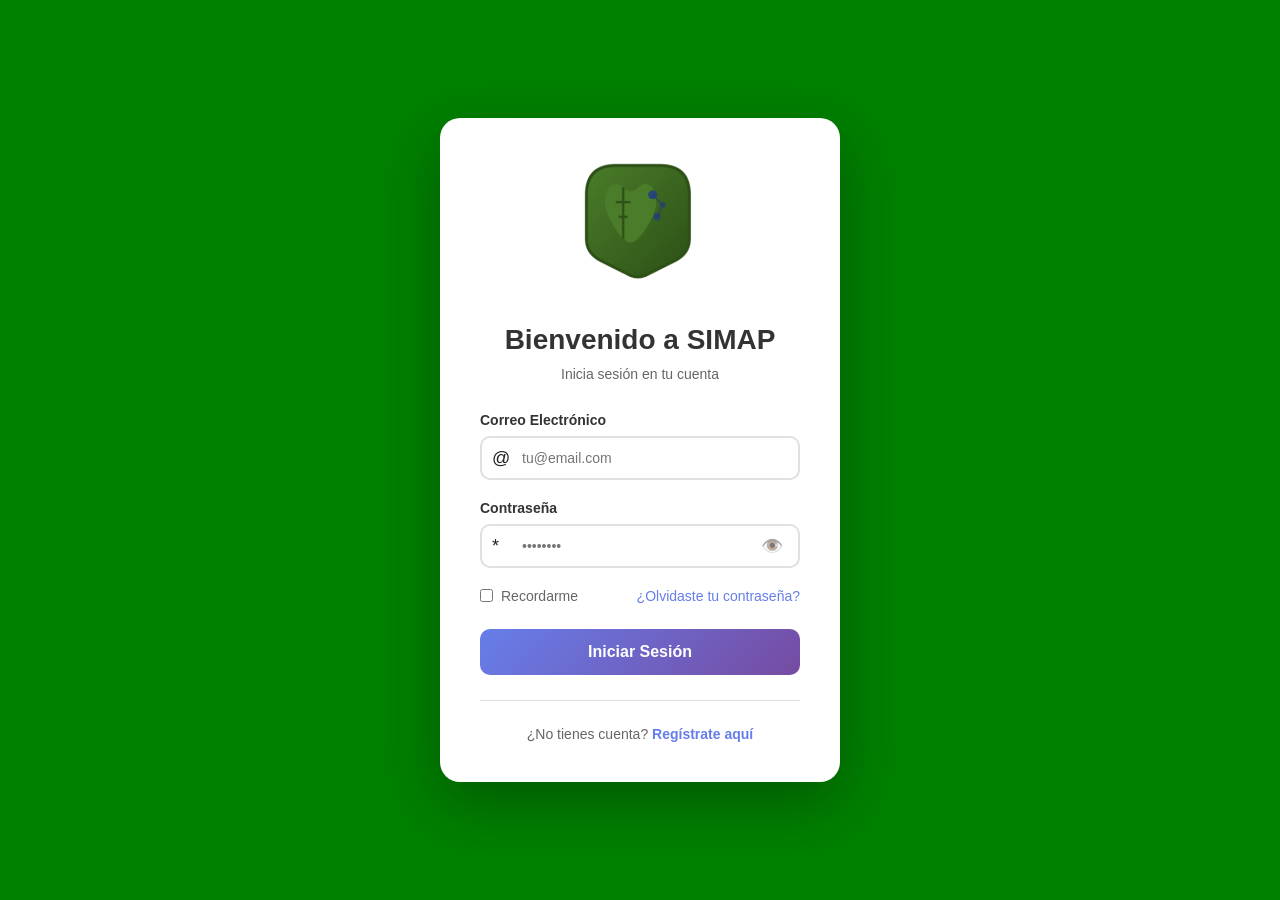
<file: public/index.html>
<!DOCTYPE html>
<html lang="es">
<head>
    <meta charset="UTF-8">
    <meta name="viewport" content="width=device-width, initial-scale=1.0">
    <title>Sistema de Login - SIMAP</title>
    <link rel="stylesheet" href="/public/assets/styles/styles.css">
    <link rel="stylesheet" href="/public/assets/styles/AnalisisAmbiental.css">
    <link rel="stylesheet" href="/public/assets/styles/comunidad.css">
    <link rel="stylesheet" href="/public/assets/styles/sistemaAlertas.css">
    <link rel="stylesheet" href="/public/assets/styles/GestionOperativa.css">
</head>
<body>
    <div id="loginSection">
        <div class="login-container">
            <div class="logo-container">
                <img src="/public/images/lgo.PNG" alt="Logo SIMAP" id="loginLogo">
             
            </div>

            <div class="login-header">
                <h1>Bienvenido a SIMAP</h1>
                <p>Inicia sesión en tu cuenta</p>
            </div>

            <form id="loginForm">
                <div class="form-group">
                    <label for="email">Correo Electrónico</label>
                    <div class="input-wrapper">
                        <input 
                            type="email" 
                            id="email" 
                            class="form-input" 
                            placeholder="tu@email.com"
                            required
                        >
                        <span class="input-icon">@</span>
                    </div>
                </div>

                <div class="form-group">
                    <label for="password">Contraseña</label>
                    <div class="input-wrapper">
                        <input 
                            type="password" 
                            id="password" 
                            class="form-input" 
                            placeholder="••••••••"
                            required
                        >
                        <span class="input-icon">*</span>
                        <button type="button" class="toggle-password" id="togglePassword">
                            👁️
                        </button>
                    </div>
                </div>

                <div class="form-options">
                    <label class="checkbox-label">
                        <input type="checkbox" id="remember">
                        <span>Recordarme</span>
                    </label>
                    <a href="#" class="forgot-password">¿Olvidaste tu contraseña?</a>
                </div>

                <button type="submit" class="btn-login">Iniciar Sesión</button>

                <div class="alert" id="alert"></div>
            </form>

            <div class="register-link">
                <p>¿No tienes cuenta? <a href="#">Regístrate aquí</a></p>
            </div>
        </div>
    </div>

    <div id="dashboardSection" class="hidden">
        <header class="dashboard-header">
            <div class="header-content">
                <h1>SIMAP</h1>
                <div class="user-info">
                    <span id="userEmail">usuario@email.com</span>
                    <button id="logoutBtn" class="btn-logout">Cerrar Sesión</button>
                </div>
            </div>
        </header>

        <div id="dashboardHome">
            <main class="dashboard-main">
                <div class="welcome-section">
                    <h2>¡Bienvenido a SIMAP👋</h2>
                    <p>Has iniciado sesión correctamente</p>
                </div>

                <div class="cards-grid">
                    <div class="card" data-section="sistema-alertas">
                        <div class="card-icon">🚨</div>
                        <h3>SISTEMA DE ALERTAS</h3>
                        <p>Ver alertas del sistema</p>
                    </div>

                    <div class="card" data-section="gestion">
                        <div class="card-icon">📁</div>
                        <h3>Gestión Operativa</h3>
                        <p>Gestión de operaciones</p>
                    </div>

                    <div class="card" data-section="analisis">
                        <div class="card-icon">⚙️</div>
                        <h3>Análisis Ambiental</h3>
                        <p>Análisis del ambiente</p>
                    </div>

                    <div class="card" data-section="investigacion">
                        <div class="card-icon">🔬</div>
                        <h3>Investigación Avanzada</h3>
                        <p>Investigación científica</p>
                    </div>

                    <div class="card" data-section="comunidad">
                        <div class="card-icon">👥</div>
                        <h3>Comunidad</h3>
                        <p>Gestión comunitaria</p>
                    </div>
                </div>
            </main>
        </div>

        <div id="sistemaAlertasSection" class="hidden section-content">
            <button class="btn-back">← Volver al Dashboard</button>
            <div class="content-box">
                <h2>🚨 Sistema de Alertas</h2>
                <div class="sistema-alertas-container">
                    <p>Visualiza y gestiona las alertas en tiempo real generadas por el sistema de monitoreo.</p>
                    
                    <div class="mapa-alertas">
                        Mapa Interactivo de Puntos de Alerta (Puno)
                    </div>
                    
                    <h3>Filtros de Búsqueda</h3>
                    <div class="filtro-alertas">
                        <select>
                            <option>Región: Puno</option>
                            <option>Región: Madre de Dios</option>
                            <option>Región: Loreto</option>
                        </select>
                        <select>
                            <option>Tipo de Alerta: Deforestación</option>
                            <option>Tipo de Alerta: Incendio</option>
                            <option>Tipo de Alerta: Actividad Humana</option>
                        </select>
                        <select>
                            <option>Prioridad: Todas</option>
                            <option>Prioridad: Alta</option>
                            <option>Prioridad: Media</option>
                            <option>Prioridad: Baja</option>
                        </select>
                    </div>
                    
                    <h3>Alertas Activas (7)</h3>
                    <div class="alertas-grid">
                        
                        <div class="alerta-card roja">
                            <h3>⚠️ Alerta de Deforestación</h3>
                            <p>Coordenadas: -14.56, -70.89</p>
                            <p>Fecha/Hora: 2025-11-24 09:30 AM</p>
                            <p>Área Impactada: 1.2 Ha</p>
                            <span class="tag alta">Prioridad Alta</span>
                        </div>
                        
                        <div class="alerta-card amarilla">
                            <h3>🔥 Riesgo de Incendio</h3>
                            <p>Coordenadas: -14.40, -70.75</p>
                            <p>Fecha/Hora: 2025-11-23 04:00 PM</p>
                            <p>Índice Térmico: 0.85</p>
                            <span class="tag media">Prioridad Media</span>
                        </div>
                        
                        <div class="alerta-card roja">
                            <h3>👤 Actividad Ilegal Detectada</h3>
                            <p>Coordenadas: -14.62, -70.95</p>
                            <p>Fecha/Hora: 2025-11-24 10:15 AM</p>
                            <p>Fuente: Sensor Acústico/IoT</p>
                            <span class="tag alta">Prioridad Alta</span>
                        </div>

                         <div class="alerta-card verde">
                            <h3>🌱 Alerta de Recuperación NDVI</h3>
                            <p>Coordenadas: -14.35, -70.60</p>
                            <p>Fecha/Hora: 2025-11-22 08:00 AM</p>
                            <p>Detalle: +0.05 en NDVI</p>
                            <span class="tag baja">Prioridad Baja</span>
                        </div>
                        
                    </div>
                </div>
                </div>
        </div>


<div id="gestionSection" class="hidden section-content">
            <button class="btn-back">← Volver al Dashboard</button>
            <div class="content-box gestion-layout">
                <h2>📁 Gestión Operativa</h2>
                
                <div class="sidebar">
                    <h2>MÓDULOS OPERATIVOS</h2>

                    <a href="#panel" class="active" data-target="panel">Panel de Control</a>
                    <a href="#patrullas" data-target="patrullas">Gestión de Patrullas</a>
                    <a href="#reportes" data-target="reportes">Reportes y Documentación</a>
                    <a href="#emergencias" data-target="emergencias">Emergencias</a>
                </div>

                <main class="content">
                    <h2 id="titulo">Panel de Control Operativo</h2>

                    <section id="panel">
                        <h3>📊 Panel de Control</h3>
                        <p>Visualización de KPIs principales, estadísticas operativas y gráficos de tendencias.</p>
                        <ul>
                            <li>KPIs principales</li>
                            <li>Estadísticas operativas</li>
                            <li>Gráficos de tendencias</li>
                            <li>Calendario de operaciones</li>
                        </ul>
                    </section>

                    <section id="patrullas" hidden>
                        <h3>🗺️ Gestión de Patrullas</h3>
                        <p>Monitoreo en tiempo real de unidades en campo y asignación de tareas.</p>
                        <ul>
                            <li>Mapa con ubicación de unidades</li>
                            <li>Tabla de estado de patrullas</li>
                            <li>Asignación de misiones</li>
                            <li>Historial de patrullajes</li>
                        </ul>
                    </section>

                    <section id="reportes" hidden>
                        <h3>📄 Reportes y Documentación</h3>
                        <p>Herramientas para la generación de reportes y acceso a la biblioteca de documentos.</p>
                        <ul>
                            <li>Generador de reportes</li>
                            <li>Biblioteca de documentos</li>
                            <li>Exportar datos</li>
                            <li>Bitácora digital</li>
                        </ul>
                    </section>

                    <section id="emergencias" hidden>
                        <h3>⚠️ Emergencias</h3>
                        <p>Acceso rápido a protocolos de emergencia y contactos clave.</p>
                        <ul>
                            <li>Botón de pánico</li>
                            <li>Protocolos activos</li>
                            <li>Planes de evacuación</li>
                            <li>Contactos de emergencia</li>
                        </ul>
                    </section>
                </main>
                </div>
        </div>


        
        

        <div id="analisisSection" class="hidden section-content">
            <button class="btn-back">← Volver al Dashboard</button>
            <div class="content-box">
                <h2>⚙️ Análisis Ambiental</h2>
               <section class="AnalisisAmbiental">
    <div class="container">
        <div class="page-header">
            <h2>Módulo de Investigación Científica</h2>
            <p>Herramientas avanzadas para análisis ambiental y conservación</p>
        </div>

        <div class="metrics">
            <div class="metric-card">
                <h3>Áreas Monitoreadas</h3>
                <div class="metric-value">76</div>
            </div>
            <div class="metric-card">
                <h3>Alertas Activas</h3>
                <div class="metric-value">12</div>
            </div>
            <div class="metric-card">
                <h3>Datasets Disponibles</h3>
                <div class="metric-value">248</div>
            </div>
        </div>
            <div class="main-content">
                <h3>INV_DATA - Gestión de Datos de Investigación</h3>
                <p>Acceda a datasets ambientales, imágenes satelitales y herramientas de procesamiento para sus investigaciones.</p>
                
                <div class="map-container">
                    <div class="map-placeholder">
                        MAPA INTERACTIVO - Visualización de Áreas Protegidas y Datos Ambientales
                    </div>
                    <div class="map-controls">
                        <h4>Capas de Información</h4>
                        <div class="layer-control">
                            <label>
                                <input type="checkbox" checked> Deforestación
                            </label>
                        </div>
                        <div class="layer-control">
                            <label>
                                <input type="checkbox" checked> Índice NDVI
                            </label>
                        </div>
                        <div class="layer-control">
                            <label>
                                <input type="checkbox"> Temperatura
                            </label>
                        </div>
                        <div class="layer-control">
                            <label>
                                <input type="checkbox"> Precipitación
                            </label>
                        </div>
                        <div class="layer-control">
                            <label>
                                <input type="checkbox" checked> Especies en Peligro
                            </label>
                        </div>
                        <button class="btn btn-primary" style="width: 100%; margin-top: 10px;">Aplicar Cambios</button>
                    </div>
                </div>
                
                <div class="analysis-tools">
                    <div class="tool-main">
                        <h4>Superposición de Variables Ambientales</h4>
                        <p>Seleccione las variables que desea superponer en el mapa para analizar correlaciones.</p>
                        <div class="tool-options">
                            <div class="form-group">
                                <label for="variable1">Variable Principal:</label>
                                <select id="variable1" class="form-control">
                                    <option value="ndvi">Índice NDVI (Vegetación)</option>
                                    <option value="temp">Temperatura</option>
                                    <option value="precip">Precipitación</option>
                                    <option value="deforest">Deforestación</option>
                                </select>
                            </div>
                            
                            <div class="form-group">
                                <label for="variable2">Variable Secundaria:</label>
                                <select id="variable2" class="form-control">
                                    <option value="temp">Temperatura</option>
                                    <option value="precip">Precipitación</option>
                                    <option value="ndvi">Índice NDVI (Vegetación)</option>
                                    <option value="species">Distribución de Especies</option>
                                </select>
                            </div>
                            
                            <div class="form-group">
                                <label for="timeRange">Rango Temporal:</label>
                                <select id="timeRange" class="form-control">
                                    <option value="1week">Última Semana</option>
                                    <option value="1month">Último Mes</option>
                                    <option value="6months">Últimos 6 Meses</option>
                                    <option value="1year">Último Año</option>
                                    <option value="custom">Personalizado</option>
                                </select>
                            </div>
                            
                            <button class="btn btn-primary">Aplicar Análisis</button>
                        </div>
                    </div>
                    
                    <div class="tool-sidebar">
                        <h4>Descarga de Datasets</h4>
                        <p>Seleccione el tipo de datos que necesita para su investigación:</p>
                        
                        <div class="form-group">
                            <label for="dataType">Tipo de Dataset:</label>
                            <select id="dataType" class="form-control">
                                <option value="satellite">Imágenes Satelitales</option>
                                <option value="deforest">Datos de Deforestación</option>
                                <option value="biodiversity">Datos de Biodiversidad</option>
                                <option value="climate">Datos Climáticos</option>
                            </select>
                        </div>
                        
                        <div class="form-group">
                            <label for="format">Formato de Descarga:</label>
                            <select id="format" class="form-control">
                                <option value="csv">CSV</option>
                                <option value="geojson">GeoJSON</option>
                                <option value="kml">KML</option>
                                <option value="shp">Shapefile</option>
                            </select>
                        </div>
                        
                        <button class="btn btn-secondary">Descargar Dataset</button>
                    </div>
                </div>
                
                <div class="modules">
                    <div class="module-card">
                        <h3>Imágenes Multiespectrales</h3>
                        <p>Acceda a imágenes satelitales multiespectrales (NDVI, NIR) para evaluar la salud de la vegetación.</p>
                        <button class="btn btn-primary">Acceder</button>
                    </div>
                    
                    <div class="module-card">
                        <h3>Datasets Etiquetados</h3>
                        <p>Descargue datasets limpios y etiquetados de eventos ambientales para entrenar modelos de Machine Learning.</p>
                        <button class="btn btn-primary">Explorar</button>
                    </div>
                </div>
            </div>
        </div>
         </div>
            </section>


            </div>
        </div>

        <div id="investigacionSection" class="hidden section-content">
            <button class="btn-back">← Volver al Dashboard</button>
            <div class="content-box">
                <h2>🔬 Investigación Avanzada</h2>
                <head>
                    <meta charset="UTF-8">
                    <title>SIMAP • Panel Unificado</title>
                
                    <link rel="stylesheet" href="/public/assets/styles/Investigacion_avanzada.css">
                    <link rel="stylesheet" href="/public/assets/styles/styles.css">
                </head>
                
                <body>
                
                <header>
                    <nav>
                        <div class="logo">EcoGuard Perú</div>
                        <ul>
                            <li><a href="#estadistico" class="active">Análisis Estadístico</a></li>
                            <li><a href="#herramientas">Herramientas Especializadas</a></li>
                        </ul>
                    </nav>
                </header>
                
                <main>
                
                    <section class="panel" id="estadistico">
                        <h1>Panel de Tendencias y Modelos Predictivos</h1>
                
                        <div class="dashboard">
                
                            <div class="grafico">
                                <h2>Tendencia deforestación en Madre de Dios</h2>
                                <img src="/public/images/image1.png" alt="Gráficos de tendencia">
                                <p>Año actual: <b>2025</b></p>
                                <p>Área deforestada: <b>925 ha</b> (+8% respecto 2024)</p>
                                <a href="#" class="btn">Ver evolución histórica</a>
                            </div>
                
                            <div class="modelo">
                                <h2>Predicción de Incendios 2026</h2>
                                <table class="table">
                                    <tr>
                                        <th>Zona</th>
                                        <th>Probabilidad</th>
                                        <th>Riesgo</th>
                                    </tr>
                                    <tr>
                                        <td>Reserva Los Amigos</td>
                                        <td>52%</td>
                                        <td><span class="alert">Alto</span></td>
                                    </tr>
                                    <tr>
                                        <td>P. Nacional Manu</td>
                                        <td>21%</td>
                                        <td>Medio</td>
                                    </tr>
                                    <tr>
                                        <td>Zona Tambopata</td>
                                        <td>33%</td>
                                        <td>Medio</td>
                                    </tr>
                                </table>
                                <a href="#" class="btn">Descargar reporte PDF</a>
                            </div>
                
                        </div>
                
                        <div class="matriz">
                            <h2>Matriz de Correlación de Amenazas</h2>
                            <table class="table">
                                <tr>
                                    <th>Amenaza</th>
                                    <th>Temperatura</th>
                                    <th>NDVI</th>
                                    <th>Presencia Humana</th>
                                </tr>
                                <tr>
                                    <td>Incendios</td>
                                    <td>0.76</td>
                                    <td>-0.52</td>
                                    <td>0.29</td>
                                </tr>
                                <tr>
                                    <td>Deforestación</td>
                                    <td>0.44</td>
                                    <td>-0.81</td>
                                    <td>0.63</td>
                                </tr>
                            </table>
                        </div>
                    </section>
                
                
                
                    <section class="panel" id="herramientas">
                        <h1>Herramientas Especializadas</h1>
                
                        <div class="herramientas-grid">
                
                            <div class="card">
                                <h2>Clasificación de Imágenes Satelitales</h2>
                                <img src="/public/images/puno.png" alt="Clasificación de imágenes">
                                <p>Región de análisis: <b>Puno</b><br>
                                   Última segmentación: <b>15/11/2025</b><br>
                                   <b>Detección:</b> <span class="alert">54 poligonales de cambio</span>
                                </p>
                                <a href="#" class="btn">Ejecutar nueva segmentación</a>
                            </div>
                
                            <div class="card">
                                <h2>Medición Geoespacial</h2>
                                <p>Dibuja áreas y calcula superficies impactadas.</p>
                                <img src="/public/images/medicion_geoespacial.png" alt="Medición Geoespacial">
                                <p>Zona de estudio: <b>Área de amortiguamiento</b><br>
                                   <b>Medición actual:</b> 6,200 ha
                                </p>
                                <a href="#" class="btn">Dibujar polígono</a>
                            </div>
                
                            <div class="card">
                                <h2>Alertas Inteligentes IoT</h2>
                                <img src="/public/images/alertas.png" alt="Alertas IoT">
                                <p><b>Sensores activos:</b> 15<br>
                                   <b>Alertas último mes:</b> 3 por ruido, 7 por movimiento
                                </p>
                                <a href="#" class="btn">Ver log de sensores</a>
                            </div>
                
                            <div class="card">
                                <h2>Monitoreo de Restauración</h2>
                                <img src="/public/images/monitoreo.png" alt="Monitoreo restauración">
                                <p>Zona: <b>Alto Mayo</b><br>
                                   <b>NDVI promedio:</b> 0.69<br>
                                   <b>Progreso:</b> +17% desde 2023
                                </p>
                                <a href="#" class="btn">Ver evolución temporal</a>
                            </div>
                
                        </div>
                    </section>
                
                </main>
                
                
                <footer>
                    <p>&copy; 2025 EcoGuard Perú</p>
                </footer>
                
                </body>
            </div>
        </div>

        <div id="comunidadSection" class="hidden section-content">
            <button class="btn-back">← Volver al Dashboard</button>
            <div class="content-box">
                <h2>👥 Comunidad</h2>
                <div class="sidebar">
      <h2>COMUNIDAD CIENTÍFICA</h2>

      <h3>Foro de discusión</h3>
      <a href="#categorias">Categorías temáticas</a>
      <a href="#hilos">Hilos de conversación</a>
      <a href="#crear-tema">Crear nuevo tema</a>
      <a href="#buscar-foros">Búsqueda en foros</a>

      <h3>Proyectos colaborativos</h3>
      <a href="#mis-proyectos">Mis proyectos</a>
      <a href="#publicos">Proyectos públicos</a>
      <a href="#crear-proyecto">Crear proyecto</a>

      <h3>Publicaciones y resultados</h3>
      <a href="#publicaciones">Ver publicaciones</a>

      <h3>API de datos</h3>
      <a href="#documentacion">Documentación</a>
      <a href="#endpoints">Endpoints disponibles</a>
    </div>

    <div class="content">
      <section id="categorias">
        <h2>Categorías temáticas</h2>
        <div class="card pink">Ejemplo de categoría 1</div>
        <div class="card pink">Ejemplo de categoría 2</div>
        <div class="card pink">Ejemplo de categoría 3</div>
      </section>

      <section id="hilos">
        <h2>Hilos de conversación</h2>
        <div class="card lightpink">Hilo 1</div>
        <div class="card lightpink">Hilo 2</div>
        <div class="card lightpink">Hilo 3</div>
      </section>

      <section id="crear-tema">
        <h2>Crear nuevo tema</h2>
        <div class="card lightpink">Formulario ficticio aquí</div>
      </section>

      <section id="buscar-foros">
        <h2>Búsqueda en foros</h2>
        <div class="card lightpink">Campo de búsqueda (visual)</div>
      </section>

      <section id="mis-proyectos">
        <h2>Mis proyectos</h2>
        <div class="card red">Proyecto personal 1</div>
        <div class="card red">Proyecto personal 2</div>
      </section>

      <section id="publicos">
        <h2>Proyectos públicos</h2>
        <div class="card red">Proyecto público A</div>
        <div class="card red">Proyecto público B</div>
      </section>

      <section id="crear-proyecto">
        <h2>Crear proyecto</h2>
        <div class="card red">Formulario ficticio aquí</div>
      </section>

      <section id="publicaciones">
        <h2>Publicaciones y resultados</h2>
        <div class="card blue">Publicación 1</div>
        <div class="card blue">Publicación 2</div>
      </section>

      <section id="documentacion">
        <h2>Documentación de la API</h2>
        <div class="card green">Descripción general de la API</div>
        <div class="card green">Guía de uso</div>
      </section>

      <section id="endpoints">
        <h2>Endpoints disponibles</h2>
        <div class="card green">GET /datos</div>
        <div class="card green">POST /subir</div>
      </section>
    </div>

               
            </div>
        </div>
    </div>

    <script src="/public/assets/styles/scripts/main.js"></script>
</body>
</html>

    <script src="/public/assets/styles/scripts/main.js"></script>
</body>
</html>
</file>
<file: public/assets/styles/styles.css>
* {
    margin: 0;
    padding: 0;
    box-sizing: border-box;
}

body {
    font-family: 'Segoe UI', Tahoma, Geneva, Verdana, sans-serif;
    background: green;
    min-height: 100vh;
}

/* Clase para ocultar secciones */
.hidden {
    display: none !important;
}

/* ============================================ */
/* ESTILOS DEL LOGIN */
/* ============================================ */

#loginSection {
    display: flex;
    justify-content: center;
    align-items: center;
    min-height: 100vh;
    padding: 20px;
}

.login-container {
    background: white;
    border-radius: 20px;
    box-shadow: 0 20px 60px rgba(0, 0, 0, 0.3);
    width: 100%;
    max-width: 400px;
    padding: 40px;
    animation: slideIn 0.5s ease-out;
}

/* Estilos para el logo */
.logo-container {
    text-align: center;
    margin-bottom: 30px;
}

#loginLogo {
    max-width: 150px;
    height: auto;
    object-fit: contain;
}

/* Placeholder opcional para el logo */
.logo-placeholder {
    width: 120px;
    height: 120px;
    margin: 0 auto;
    background: linear-gradient(135deg, #667eea 0%, #764ba2 100%);
    border-radius: 50%;
    display: flex;
    align-items: center;
    justify-content: center;
    color: white;
    font-size: 24px;
    font-weight: bold;
    box-shadow: 0 5px 15px rgba(102, 126, 234, 0.3);
}

@keyframes slideIn {
    from {
        opacity: 0;
        transform: translateY(-30px);
    }
    to {
        opacity: 1;
        transform: translateY(0);
    }
}

.login-header {
    text-align: center;
    margin-bottom: 30px;
}

.login-header h1 {
    color: #333;
    font-size: 28px;
    margin-bottom: 10px;
}

.login-header p {
    color: #666;
    font-size: 14px;
}

.form-group {
    margin-bottom: 20px;
}

.form-group label {
    display: block;
    color: #333;
    font-size: 14px;
    font-weight: 600;
    margin-bottom: 8px;
}

.input-wrapper {
    position: relative;
}

.form-input {
    width: 100%;
    padding: 12px 45px 12px 40px;
    border: 2px solid #e0e0e0;
    border-radius: 10px;
    font-size: 14px;
    transition: all 0.3s ease;
    outline: none;
}

.form-input:focus {
    border-color: #667eea;
    box-shadow: 0 0 0 3px rgba(102, 126, 234, 0.1);
}

.input-icon {
    position: absolute;
    left: 12px;
    top: 50%;
    transform: translateY(-50%);
    font-size: 18px;
}

.toggle-password {
    position: absolute;
    right: 12px;
    top: 50%;
    transform: translateY(-50%);
    background: none;
    border: none;
    cursor: pointer;
    font-size: 18px;
    padding: 5px;
    opacity: 0.6;
    transition: opacity 0.3s;
}

.toggle-password:hover {
    opacity: 1;
}

.form-options {
    display: flex;
    justify-content: space-between;
    align-items: center;
    margin-bottom: 25px;
    font-size: 14px;
}

.checkbox-label {
    display: flex;
    align-items: center;
    cursor: pointer;
    color: #666;
}

.checkbox-label input {
    margin-right: 8px;
    cursor: pointer;
}

.forgot-password {
    color: #667eea;
    text-decoration: none;
    transition: color 0.3s;
}

.forgot-password:hover {
    color: #764ba2;
}

.btn-login {
    width: 100%;
    padding: 14px;
    background: linear-gradient(135deg, #667eea 0%, #764ba2 100%);
    color: white;
    border: none;
    border-radius: 10px;
    font-size: 16px;
    font-weight: 600;
    cursor: pointer;
    transition: transform 0.2s, box-shadow 0.2s;
}

.btn-login:hover {
    transform: translateY(-2px);
    box-shadow: 0 5px 20px rgba(102, 126, 234, 0.4);
}

.btn-login:active {
    transform: translateY(0);
}

.alert {
    margin-top: 20px;
    padding: 12px;
    border-radius: 8px;
    font-size: 14px;
    text-align: center;
    display: none;
}

.alert.success {
    background: #d4edda;
    color: #155724;
    border: 1px solid #c3e6cb;
    display: block;
}

.alert.error {
    background: #f8d7da;
    color: #721c24;
    border: 1px solid #f5c6cb;
    display: block;
}

.register-link {
    text-align: center;
    margin-top: 25px;
    padding-top: 25px;
    border-top: 1px solid #e0e0e0;
}

.register-link p {
    color: #666;
    font-size: 14px;
}

.register-link a {
    color: #667eea;
    text-decoration: none;
    font-weight: 600;
    transition: color 0.3s;
}

.register-link a:hover {
    color: #764ba2;
}

/* ============================================ */
/* ESTILOS DEL DASHBOARD */
/* ============================================ */

#dashboardSection {
    padding: 20px;
    animation: fadeIn 0.5s ease-out;
}

@keyframes fadeIn {
    from {
        opacity: 0;
    }
    to {
        opacity: 1;
    }
}

.dashboard-header {
    background: white;
    border-radius: 15px;
    padding: 20px 30px;
    margin-bottom: 30px;
    box-shadow: 0 5px 20px rgba(0, 0, 0, 0.1);
}

.header-content {
    display: flex;
    justify-content: space-between;
    align-items: center;
    flex-wrap: wrap;
    gap: 15px;
}

.dashboard-header h1 {
    color: #333;
    font-size: 28px;
}

.user-info {
    display: flex;
    align-items: center;
    gap: 15px;
}

.user-info span {
    color: #666;
    font-size: 14px;
    font-weight: 500;
}

.btn-logout {
    padding: 10px 20px;
    background: linear-gradient(135deg, #667eea 0%, #764ba2 100%);
    color: white;
    border: none;
    border-radius: 8px;
    font-size: 14px;
    font-weight: 600;
    cursor: pointer;
    transition: transform 0.2s, box-shadow 0.2s;
}

.btn-logout:hover {
    transform: translateY(-2px);
    box-shadow: 0 5px 15px rgba(102, 126, 234, 0.4);
}

.btn-logout:active {
    transform: translateY(0);
}

.dashboard-main {
    animation: fadeIn 0.8s ease-out;
}

.welcome-section {
    background: white;
    border-radius: 15px;
    padding: 40px;
    margin-bottom: 30px;
    text-align: center;
    box-shadow: 0 5px 20px rgba(0, 0, 0, 0.1);
}

.welcome-section h2 {
    color: #333;
    font-size: 32px;
    margin-bottom: 10px;
}

.welcome-section p {
    color: #666;
    font-size: 16px;
}

.cards-grid {
    display: grid;
    grid-template-columns: repeat(auto-fit, minmax(250px, 1fr));
    gap: 20px;
}

.card {
    background: white;
    border-radius: 15px;
    padding: 30px;
    text-align: center;
    box-shadow: 0 5px 20px rgba(0, 0, 0, 0.1);
    cursor: pointer;
    transition: transform 0.3s, box-shadow 0.3s;
}

.card:hover {
    transform: translateY(-5px);
    box-shadow: 0 10px 30px rgba(0, 0, 0, 0.2);
}

.card-icon {
    font-size: 48px;
    margin-bottom: 15px;
}

.card h3 {
    color: #333;
    font-size: 22px;
    margin-bottom: 10px;
}

.card p {
    color: #666;
    font-size: 14px;
}



.section-content {
    animation: fadeIn 0.5s ease-out;
}

.btn-back {
    padding: 10px 20px;
    background: white;
    color: #667eea;
    border: 2px solid #667eea;
    border-radius: 10px;
    font-size: 14px;
    font-weight: 600;
    cursor: pointer;
    margin-bottom: 20px;
    transition: all 0.3s;
}

.btn-back:hover {
    background: #667eea;
    color: white;
    transform: translateX(-5px);
}

.content-box {
    background: white;
    border-radius: 15px;
    padding: 40px;
    box-shadow: 0 5px 20px rgba(0, 0, 0, 0.1);
    min-height: 400px;
}

.content-box h2 {
    color: #333;
    font-size: 28px;
    margin-bottom: 15px;
}

.content-box p {
    color: #666;
    font-size: 16px;
    line-height: 1.6;
}



@media (max-width: 768px) {
    .header-content {
        flex-direction: column;
        align-items: flex-start;
    }

    .user-info {
        width: 100%;
        justify-content: space-between;
    }

    .welcome-section {
        padding: 30px 20px;
    }

    .welcome-section h2 {
        font-size: 24px;
    }

    .cards-grid {
        grid-template-columns: 1fr;
    }

    .form-options {
        flex-direction: column;
        gap: 10px;
        align-items: flex-start;
    }
}
</file>
<file: public/assets/styles/AnalisisAmbiental.css>
.AnalisisAmbiental{
    padding-top: 6rem;
    padding-bottom: 6rem;
    padding-left: 1rem;
    padding-right: 1rem;
    display: flex;
    gap: 7rem;
    justify-content: center;
}
        :root {
            --verde-principal: #008f39;
            --azul-secundario: #2A4DAF;
            --gris-claro: #E0E0E0;
            --gris-medio: #A0A0A0;
            --negro: #010101;
            --blanco: #ffffff;
            --sombra: 0 2px 8px rgba(0,0,0,0.1);
        }

        
        .btn-secondary:hover {
            background-color: #244099;
        }
        
        /* Contenido principal */
        .container {
            max-width: 1200px;
            margin: 0 auto;
            padding: 2rem;
        }
        
        .page-header {
            margin-bottom: 2rem;
        }
        
        .page-header h2 {
            font-size: 1.8rem;
            color: var(--verde-principal);
            margin-bottom: 0.5rem;
        }
        
        .page-header p {
            color: var(--gris-medio);
        }
        
        .epic-list {
            list-style: none;
        }
        
        .epic-list li {
            margin-bottom: 0.8rem;
        }
        
        .epic-list a {
            display: block;
            padding: 0.8rem;
            border-radius: 4px;
            text-decoration: none;
            color: var(--negro);
            transition: background-color 0.3s;
        }
        
        .epic-list a:hover {
            background-color: var(--gris-claro);
        }
        
        .epic-list a.active {
            background-color: var(--verde-principal);
            color: var(--blanco);
        }
        
        .main-content {
            background-color: var(--blanco);
            border-radius: 8px;
            box-shadow: var(--sombra);
            padding: 1.5rem;
        }
        

        .metrics {
            display: grid;
            grid-template-columns: repeat(3, 1fr);
            gap: 1.5rem;
            margin-bottom: 2rem;
        }
        
        .metric-card {
            background-color: var(--blanco);
            border-radius: 8px;
            box-shadow: var(--sombra);
            padding: 1.5rem;
            text-align: center;
        }
        
        .metric-card h3 {
            font-size: 1rem;
            color: var(--gris-medio);
            margin-bottom: 0.5rem;
        }
        
        .metric-value {
            font-size: 2rem;
            font-weight: 700;
            color: var(--verde-principal);
        }
        
        /* Módulos de funcionalidad */
        .modules {
            display: grid;
            grid-template-columns: repeat(2, 1fr);
            gap: 1.5rem;
            margin-bottom: 2rem;
        }
        
        .module-card {
            background-color: var(--blanco);
            border-radius: 8px;
            box-shadow: var(--sombra);
            padding: 1.5rem;
            border-left: 4px solid var(--verde-principal);
        }
        
        .module-card h3 {
            color: var(--verde-principal);
            margin-bottom: 1rem;
        }
        
        .module-card p {
            margin-bottom: 1rem;
            color: var(--gris-medio);
        }
        
        /* Mapa interactivo */
        .map-container {
            height: 400px;
            background-color: var(--gris-claro);
            border-radius: 8px;
            margin-bottom: 2rem;
            position: relative;
            overflow: hidden;
        }
        
        .map-placeholder {
            display: flex;
            justify-content: center;
            align-items: center;
            height: 100%;
            background: linear-gradient(135deg, #e0f7e9 0%, #c8e6c9 100%);
            color: var(--verde-principal);
            font-weight: 500;
        }
        
        .map-controls {
            position: absolute;
            top: 1rem;
            right: 1rem;
            background-color: var(--blanco);
            border-radius: 4px;
            box-shadow: var(--sombra);
            padding: 1rem;
            width: 250px;
        }
        
        .map-controls h4 {
            margin-bottom: 0.8rem;
            color: var(--verde-principal);
        }
        
        .layer-control {
            margin-bottom: 0.8rem;
        }
        
        .layer-control label {
            display: flex;
            align-items: center;
            cursor: pointer;
        }
        
        .layer-control input {
            margin-right: 0.5rem;
        }
        
        /* Herramientas de análisis */
        .analysis-tools {
            display: grid;
            grid-template-columns: 2fr 1fr;
            gap: 1.5rem;
            margin-bottom: 2rem;
        }
        
        .tool-main {
            background-color: var(--blanco);
            border-radius: 8px;
            box-shadow: var(--sombra);
            padding: 1.5rem;
        }
        
        .tool-sidebar {
            background-color: var(--blanco);
            border-radius: 8px;
            box-shadow: var(--sombra);
            padding: 1.5rem;
        }
        
        .tool-options {
            margin-bottom: 1.5rem;
        }
        
        .tool-options h4 {
            margin-bottom: 0.8rem;
            color: var(--verde-principal);
        }
        
        .form-group {
            margin-bottom: 1rem;
        }
        
        .form-group label {
            display: block;
            margin-bottom: 0.5rem;
            font-weight: 500;
        }
        
        .form-control {
            width: 100%;
            padding: 0.5rem;
            border: 1px solid var(--gris-claro);
            border-radius: 4px;
        }
        @media (max-width: 768px) {
            .dashboard {
                grid-template-columns: 1fr;
            }
            
            .metrics {
                grid-template-columns: 1fr;
            }
            
            .modules {
                grid-template-columns: 1fr;
            }
            
            .analysis-tools {
                grid-template-columns: 1fr;
            }
            
            .nav-links {
                display: none;
            }
        }
</file>
<file: public/assets/styles/comunidad.css>
/* GENERAL */
body {
  margin: 0;
  font-family: Arial, sans-serif;
  background: #f3f3f3;
}

/* CONTENEDOR PRINCIPAL */
.layout {
  display: flex;
  min-height: 100vh;
}

/* SIDEBAR */
.sidebar {
  width: 260px;
  background: #222;
  color: white;
  padding: 20px;
  box-sizing: border-box;
  position: fixed;
  height: 100vh;
  overflow-y: auto;
}

.sidebar h2 {
  margin-top: 0;
  font-size: 18px;
  color: #ffe88a;
}

.sidebar h3 {
  font-size: 15px;
  margin-top: 25px;
  margin-bottom: 10px;
  color: #a3d9ff;
}

.sidebar a {
  display: block;
  padding: 8px 10px;
  border-radius: 5px;
  margin-bottom: 5px;
  text-decoration: none;
  color: white;
  background: #333;
  transition: 0.2s;
}

.sidebar a:hover {
  background: #444;
}

/* CONTENIDO */
.content {
  margin-left: 260px;
  padding: 25px;
  flex: 1;
  box-sizing: border-box;
}

/* SECCIONES */
section {
  display: none;
  padding: 20px;
  background: white;
  border-radius: 10px;
  box-shadow: 0 3px 8px rgba(0, 0, 0, 0.1);
}

section:target {
  display: block;
}

/* TARJETAS */
.card {
  background: #fefefe;
  padding: 15px;
  margin-bottom: 15px;
  border-radius: 8px;
  border: 1px solid #ddd;
}

.yellow {
  background: #fff89a;
}
.pink {
  background: #ffb2dd;
}
.lightpink {
  background: #ffc7ea;
}
.red {
  background: #ff8c8c;
}
.blue {
  background: #bde7ff;
}
.green {
  background: #d4f8a9;
}

/* COMUNIDAD CIENTÍFICA */
.comunidad {
  background-color: #ffffff;
  border-radius: 10px;
  box-shadow: 0 3px 8px rgba(0, 0, 0, 0.1);
  padding: 2rem;
  margin-bottom: 2rem;
}

.comunidad h2 {
  font-size: 1.8rem;
  color: var(--verde-principal);
  margin-bottom: 1rem;
}

.comunidad h3 {
  font-size: 1.2rem;
  color: var(--azul-secundario);
  margin-top: 1.5rem;
  margin-bottom: 0.5rem;
}

.comunidad .comunidad-bloque {
  margin-bottom: 1.5rem;
}

.comunidad .comunidad-bloque ul {
  list-style: none;
  padding-left: 0;
}

.comunidad .comunidad-bloque li {
  margin-bottom: 0.5rem;
}

.comunidad .comunidad-bloque a {
  display: inline-block;
  padding: 0.6rem 1rem;
  background-color: var(--gris-claro);
  color: var(--negro);
  border-radius: 6px;
  text-decoration: none;
  transition: background-color 0.3s;
}

.comunidad .comunidad-bloque a:hover {
  background-color: var(--verde-principal);
  color: var(--blanco);
}

/* RESPONSIVE */
@media (max-width: 768px) {
  .layout {
    flex-direction: column;
  }

  .sidebar {
    width: 100%;
    height: auto;
    position: relative;
  }

  .content {
    margin-left: 0;
    width: 100%;
  }
}
</file>
<file: public/assets/styles/sistemaAlertas.css>
:root {
    --verde: #008f39;
    --azul: #2A4DAF;
    --gris: #F3F7F9;
    --negro: #222;
    --blanco: #fff;
    --sombra: 0 4px 18px rgba(0,0,0,0.13);
    --borde: 14px;
    --alerta: #C12C30;
    --warning: #FFC300;
}

.sistema-alertas-container {
    padding: 2em;
}

.alertas-grid {
    display: grid;
    grid-template-columns: repeat(auto-fit, minmax(300px, 1fr));
    gap: 1.5em;
    margin-bottom: 2em;
}

.alerta-card {
    background: var(--gris);
    border-radius: var(--borde);
    padding: 1.5em;
    box-shadow: var(--sombra);
    border-left: 5px solid;
    transition: transform 0.2s;
}

.alerta-card:hover {
    transform: translateY(-3px);
}

.alerta-card.roja {
    border-color: var(--alerta);
}

.alerta-card.amarilla {
    border-color: var(--warning);
}

.alerta-card.verde {
    border-color: var(--verde);
}

.alerta-card h3 {
    margin-top: 0;
    color: var(--negro);
    font-size: 1.2em;
    display: flex;
    align-items: center;
    gap: 10px;
}

.alerta-card p {
    color: #666;
    margin: 0.5em 0;
    font-size: 0.95em;
}

.alerta-card .tag {
    display: inline-block;
    padding: 0.3em 0.8em;
    border-radius: 4px;
    font-size: 0.8em;
    font-weight: bold;
    margin-top: 0.8em;
}

.alerta-card .tag.alta {
    background: var(--alerta);
    color: var(--blanco);
}

.alerta-card .tag.media {
    background: var(--warning);
    color: var(--negro);
}

.alerta-card .tag.baja {
    background: var(--verde);
    color: var(--blanco);
}

.mapa-alertas {
    height: 450px;
    background: var(--blanco);
    border: 1px solid #ddd;
    border-radius: var(--borde);
    margin-bottom: 2em;
    /* Simulación de un mapa con la imagen de PUNO con alertas */
    background-image: url('/images/puno.png');
    background-size: cover;
    background-position: center;
    display: flex;
    align-items: center;
    justify-content: center;
    color: var(--blanco);
    font-size: 1.5em;
    text-shadow: 1px 1px 2px var(--negro);
}

.filtro-alertas {
    display: flex;
    gap: 1em;
    margin-bottom: 1.5em;
    flex-wrap: wrap;
}

.filtro-alertas select {
    padding: 0.5em;
    border-radius: 8px;
    border: 1px solid #ccc;
}

@media (max-width: 600px) {
    .sistema-alertas-container {
        padding: 1em;
    }
}
</file>
<file: public/assets/styles/GestionOperativa.css>
:root {
    --verde: #008f39;
    --azul: #2A4DAF;
    --gris: #F3F7F9;
    --negro: #222;
    --blanco: #fff;
    --sombra: 0 4px 18px rgba(0,0,0,0.13);
    --borde: 14px;
    --alerta: #C12C30;
    --primary-color: var(--verde); /* Usamos verde como color principal */
}

.gestion-operativa-container {
    padding: 2em;
}

.stats-grid {
    display: grid;
    grid-template-columns: repeat(auto-fit, minmax(200px, 1fr));
    gap: 1.5em;
    margin-bottom: 2em;
}

.stat-card {
    background: var(--gris);
    border-radius: var(--borde);
    padding: 1.5em;
    box-shadow: var(--sombra);
    text-align: center;
}

.stat-card h3 {
    margin: 0;
    font-size: 1em;
    color: #666;
    text-transform: uppercase;
}

.stat-card .value {
    font-size: 2.5em;
    font-weight: bold;
    color: var(--primary-color);
    margin-top: 0.2em;
}

.task-list-container {
    background: var(--blanco);
    border-radius: var(--borde);
    box-shadow: var(--sombra);
    padding: 2em;
}

.task-list-container h3 {
    color: var(--azul);
    margin-top: 0;
    border-bottom: 2px solid var(--gris);
    padding-bottom: 0.5em;
    margin-bottom: 1em;
}

.task-table {
    width: 100%;
    border-collapse: collapse;
}

.task-table th, .task-table td {
    padding: 0.8em;
    border-bottom: 1px solid #eee;
    text-align: left;
}

.task-table th {
    background-color: var(--gris);
    color: var(--negro);
    font-weight: 600;
}

.task-table tr:last-child td {
    border-bottom: none;
}

.status-tag {
    display: inline-block;
    padding: 0.4em 0.8em;
    border-radius: 12px;
    font-size: 0.8em;
    font-weight: bold;
    text-align: center;
}

.status-tag.pendiente {
    background-color: #f7e098;
    color: #a07d00;
}

.status-tag.en-curso {
    background-color: #a3d9ff;
    color: #1e6091;
}

.status-tag.completada {
    background-color: #c3e6cb;
    color: #155724;
}

.action-btn {
    padding: 0.4em 0.8em;
    background: var(--azul);
    color: var(--blanco);
    border: none;
    border-radius: 5px;
    cursor: pointer;
    font-size: 0.9em;
    transition: background 0.2s;
}

.action-btn:hover {
    background: var(--verde);
}

@media (max-width: 600px) {
    .gestion-operativa-container {
        padding: 1em;
    }
    .task-table, .task-table thead, .task-table tbody, .task-table th, .task-table td, .task-table tr { 
		display: block; 
	}
	
	.task-table thead tr { 
		position: absolute;
		top: -9999px;
		left: -9999px;
	}
	
	.task-table tr { border: 1px solid #ccc; margin-bottom: 15px; border-radius: 8px;}
	
	.task-table td { 
		border: none;
		border-bottom: 1px solid #eee; 
		position: relative;
		padding-left: 50%; 
		text-align: right;
        font-size: 0.9em;
	}
	
	.task-table td:before { 
		position: absolute;
		top: 6px;
		left: 6px;
		width: 45%; 
		padding-right: 10px; 
		white-space: nowrap;
		content: attr(data-label);
		font-weight: bold;
		text-align: left;
        color: var(--azul);
	}
}
</file>
<file: public/assets/styles/Investigacion_avanzada.css>
:root {
    --verde: #008f39;
    --azul: #2A4DAF;
    --gris: #F3F7F9;
    --negro: #222;
    --blanco: #fff;
    --sombra: 0 4px 18px rgba(0,0,0,0.13);
    --borde: 14px;
    --alerta: #C12C30;
}

body {
    font-family: 'Roboto', Arial, sans-serif;
    background: var(--gris);
    margin: 0;
    color: var(--negro);
}

header nav {
    background: var(--blanco);
    box-shadow: var(--sombra);
    display: flex;
    align-items: center;
    justify-content: space-between;
    padding: 0.9em 2em;
}

.logo {
    font-weight: bold;
    font-size: 1.4em;
    color: var(--verde);
}

nav ul {
    list-style: none;
    display: flex;
    gap: 2em;
    margin: 0;
}

nav ul li a {
    color: var(--azul);
    text-decoration: none;
    font-weight: 500;
    font-size: 1em;
    padding-bottom: 4px;
    border-bottom: 2px solid transparent;
    transition: border 0.15s, color 0.15s;
}

nav ul li a.active, nav ul li a:hover {
    color: var(--verde);
    border-bottom: 2px solid var(--verde);
}

.panel {
    margin: 2em auto;
    max-width: 950px;
    background: var(--blanco);
    border-radius: var(--borde);
    box-shadow: var(--sombra);
    padding: 2em;
}

.dashboard {
    display: flex;
    gap: 3.6em;
    margin-bottom: 2em;
    flex-wrap: wrap;
}

.grafico, .modelo {
    flex: 1 1 340px;
    min-width: 340px;
    background: var(--gris);
    padding: 1em;
    border-radius: var(--borde);
    box-shadow: var(--sombra);
}

.grafico img, .modelo img {
    width: 100%;
    border-radius: var(--borde);
}

.table {
    width: 100%;
    border-collapse: collapse;
    margin: 1em 0;
    background: var(--blanco);
    border-radius: var(--borde);
    overflow: hidden;
}

.table th,
.table td {
    padding: 0.7em 0.5em;
    border-bottom: 1px solid #ddd;
    text-align: center;
    font-size: 1em;
}

.table th {
    background: var(--gris);
    font-weight: bold;
}

.table tr:last-child td {
    border-bottom: none;
}

.alert {
    color: var(--alerta);
    font-weight: bold;
}

.matriz {
    margin-top: 2em;
}

.herramientas-grid {
    display: grid;
    grid-template-columns: repeat(auto-fit, minmax(240px, 1fr));
    gap: 2em;
    margin-top: 2em;
}

.card {
    background: var(--gris);
    border-radius: var(--borde);
    padding: 1.2em;
    box-shadow: var(--sombra);
    text-align: left;
}

.card h2 {
    color: var(--azul);
    margin-bottom: 0.7em;
}

.card img {
    margin: 0.4em 0;
    width: 100%;
    border-radius: 10px;
}

.btn {
    display: inline-block;
    margin-top: 0.9em;
    padding: 0.5em 1.2em;
    background: var(--verde);
    color: var(--blanco);
    text-decoration: none;
    border-radius: 8px;
    font-size: 1em;
    transition: background 0.14s;
}

.btn:hover {
    background: var(--azul);
}

footer {
    text-align: center;
    padding: 1.2em 0;
    background: var(--verde);
    color: var(--blanco);
    border-top-left-radius: var(--borde);
    border-top-right-radius: var(--borde);
    margin-top: 1.5em;
}

@media (max-width: 720px) {
    .dashboard {
        flex-direction: column;
        gap: 1.5em;
    }
    .panel, .herramientas-grid {
        padding: 1em;
    }
}

@media (max-width: 500px) {
    .panel {
        padding: 0.6em;
    }
    .card img, .grafico img {
        width: 100%;
        max-width: 100vw;
    }
}
</file>
